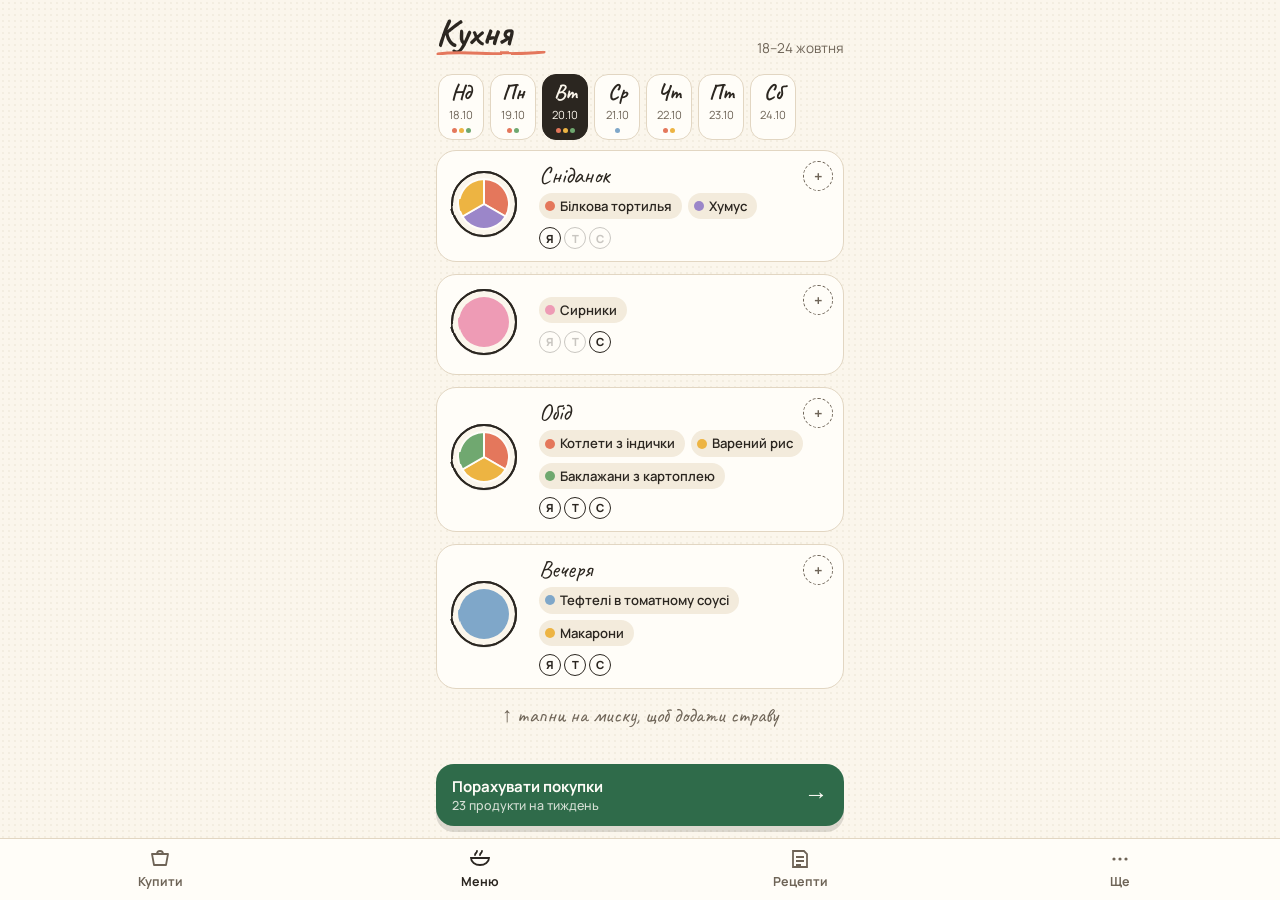
<file: mockup.html>
<!doctype html>
<html lang="uk">
<head>
<meta charset="utf-8">
<meta name="viewport" content="width=device-width,initial-scale=1,viewport-fit=cover">
<title>Кухня — макет</title>
<link href="https://fonts.googleapis.com/css2?family=Caveat:wght@600;700&family=Manrope:wght@400;500;600;700;800&display=swap" rel="stylesheet">
<style>
/* Sketchbook + bowl: warm paper, ink lines that wobble, food-group colours do the talking. */
:root{
  --paper:#FBF6EC; --paper-2:#F3EBDC; --card:#FFFDF8; --ink:#2B2620; --ink-soft:#6E6457; --line:#E2D6C2;
  --protein:#E4775B; --base:#EDB443; --veg:#6FA86F; --sauce:#9B86C9; --sweet:#EE9BB5; --dish:#7FA7C9;
  --accent:#2F6B4A; --accent-ink:#FFFDF8;
  --f-hand:"Caveat","Comic Sans MS",cursive; --f-body:"Manrope",system-ui,sans-serif;
}
@media (prefers-color-scheme:dark){:root{
  --paper:#1E1B17; --paper-2:#26221D; --card:#2A2621; --ink:#F2EADC; --ink-soft:#B4A895; --line:#3D372F;
  --accent:#8FCFA4; --accent-ink:#1E1B17;}}
*{box-sizing:border-box}
body{margin:0;background:var(--paper);color:var(--ink);font-family:var(--f-body);font-size:15px;line-height:1.4;
  background-image:radial-gradient(rgba(120,90,40,.06) 1px,transparent 1px);background-size:6px 6px}
.wrap{max-width:440px;margin:0 auto;padding:14px 16px 150px}
h1{font-family:var(--f-hand);font-size:2.4rem;margin:0;line-height:1}
.sub{color:var(--ink-soft);font-size:.85rem}
.top{display:flex;justify-content:space-between;align-items:end;margin-bottom:10px}
.underline{display:block;margin-top:-4px}
/* week strip */
.week{display:flex;gap:6px;overflow-x:auto;padding:6px 2px 10px}
.dayc{flex:none;width:46px;padding:6px 0;border-radius:14px;text-align:center;border:1.5px solid var(--line);background:var(--card)}
.dayc b{display:block;font-family:var(--f-hand);font-size:1.35rem;line-height:1}
.dayc span{font-size:.7rem;color:var(--ink-soft)}
.dayc.on{background:var(--ink);color:var(--paper);border-color:var(--ink)}
.dayc.on span{color:var(--paper)}
.dots{display:flex;gap:2px;justify-content:center;margin-top:4px}
.dots i{width:5px;height:5px;border-radius:50%}
/* meal rows */
.meal{display:grid;grid-template-columns:78px 1fr;gap:12px;align-items:center;background:var(--card);border:1.5px solid var(--line);border-radius:20px;padding:12px;margin-bottom:12px;position:relative}
.meal .lbl{font-family:var(--f-hand);font-size:1.5rem;line-height:1;margin-bottom:6px}
.chips{display:flex;flex-wrap:wrap;gap:6px}
.chip{display:inline-flex;align-items:center;gap:5px;padding:4px 10px 4px 6px;border-radius:99px;font-size:.82rem;font-weight:600;background:var(--paper-2)}
.chip .sw{width:10px;height:10px;border-radius:50%;flex:none}
.who{display:flex;gap:3px;margin-top:8px}
.av{width:22px;height:22px;border-radius:50%;display:grid;place-items:center;font-size:.7rem;font-weight:800;border:1.5px solid var(--ink);background:var(--card)}
.av.off{opacity:.25}
.add{position:absolute;right:10px;top:10px;width:30px;height:30px;border-radius:50%;border:1.5px dashed var(--ink-soft);display:grid;place-items:center;color:var(--ink-soft);font-weight:700}
.empty{color:var(--ink-soft);font-size:.85rem;font-style:italic}
/* sticky total */
.total{position:fixed;left:50%;transform:translateX(-50%);bottom:74px;width:min(408px,calc(100% - 32px));background:var(--accent);color:var(--accent-ink);border-radius:18px;padding:12px 16px;display:flex;justify-content:space-between;align-items:center;font-weight:700;box-shadow:0 6px 0 rgba(0,0,0,.12)}
.total small{display:block;font-weight:500;opacity:.8}
.cart{font-family:var(--f-hand);font-size:1.5rem}
nav{position:fixed;left:0;right:0;bottom:0;background:var(--card);border-top:1.5px solid var(--line);display:grid;grid-template-columns:repeat(4,1fr);max-width:100%}
nav div{text-align:center;padding:8px 0 10px;font-size:.78rem;font-weight:700;color:var(--ink-soft)}
nav div svg{display:block;margin:0 auto 2px}
nav .on{color:var(--ink)}
/* picker sheet */
.sheet{position:fixed;inset:auto 0 0 0;max-height:78vh;background:var(--card);border-radius:26px 26px 0 0;border-top:1.5px solid var(--line);padding:10px 16px 20px;box-shadow:0 -10px 30px rgba(0,0,0,.18);overflow:auto;z-index:5}
.grab{width:44px;height:5px;border-radius:9px;background:var(--line);margin:0 auto 8px}
.sheet h2{font-family:var(--f-hand);font-size:1.9rem;margin:0}
.groups{display:flex;gap:6px;overflow-x:auto;margin:8px 0 12px}
.g{flex:none;display:flex;align-items:center;gap:6px;padding:6px 12px 6px 8px;border-radius:99px;border:1.5px solid var(--line);font-weight:700;font-size:.85rem}
.g.on{border-color:var(--ink);background:var(--paper-2)}
.grid{display:grid;grid-template-columns:1fr 1fr;gap:10px}
.dish{border:1.5px solid var(--line);border-radius:18px;padding:10px;display:flex;flex-direction:column;gap:6px;background:var(--paper)}
.dish.sel{border-color:var(--ink);box-shadow:3px 3px 0 var(--ink)}
.dish .nm{font-weight:700;font-size:.88rem;line-height:1.2}
.dish .meta{font-size:.75rem;color:var(--ink-soft)}
.simple{border:1.5px dashed var(--ink-soft);border-radius:18px;padding:12px;display:flex;gap:10px;align-items:center;margin-top:12px;font-weight:700}
.simple span{font-weight:400;color:var(--ink-soft);font-size:.8rem;display:block}
.picked{margin-top:14px;padding-top:12px;border-top:1.5px dashed var(--line)}
.prow{display:flex;justify-content:space-between;align-items:center;padding:6px 0}
.done{margin-top:12px;width:100%;border:0;border-radius:16px;padding:14px;background:var(--ink);color:var(--paper);font:700 1rem var(--f-body)}
.scrim{position:fixed;inset:0;background:rgba(30,20,10,.35);z-index:4}
.cap{font-family:var(--f-hand);font-size:1.3rem;color:var(--ink-soft);text-align:center;margin:4px 0 0}
</style>
</head>
<body>
<!-- спільний «олівцевий» фільтр: лінії трохи тремтять, як намальовані -->
<svg width="0" height="0" style="position:absolute"><defs>
  <filter id="pencil"><feTurbulence type="fractalNoise" baseFrequency=".035" numOctaves="2" seed="3"/><feDisplacementMap in="SourceGraphic" scale="2.2"/></filter>
</defs></svg>

<div class="wrap">
  <div class="top">
    <div><h1>Кухня</h1>
      <svg class="underline" width="110" height="10" viewBox="0 0 110 10"><path d="M2 6 C 30 2, 60 9, 108 4" stroke="var(--protein)" stroke-width="3" fill="none" stroke-linecap="round" filter="url(#pencil)"/></svg>
    </div>
    <div class="sub">18–24 жовтня</div>
  </div>

  <div class="week" id="week"></div>

  <div id="meals"></div>
  <p class="cap">↑ тапни на миску, щоб додати страву</p>
</div>

<div class="total"><div>Порахувати покупки<small>23 продукти на тиждень</small></div><span class="cart">→</span></div>
<nav>
  <div><svg width="24" height="24" viewBox="0 0 24 24" filter="url(#pencil)"><path d="M4 7h16l-2 11H6z M9 7a3 3 0 0 1 6 0" stroke="currentColor" stroke-width="1.8" fill="none" stroke-linejoin="round"/></svg>Купити</div>
  <div class="on"><svg width="24" height="24" viewBox="0 0 24 24" filter="url(#pencil)"><path d="M3 11h18a9 7 0 0 1-18 0z M7 8c0-2 2-2 2-4 M12 8c0-2 2-2 2-4" stroke="currentColor" stroke-width="1.8" fill="none" stroke-linecap="round"/></svg>Меню</div>
  <div><svg width="24" height="24" viewBox="0 0 24 24" filter="url(#pencil)"><path d="M5 4h11l3 3v13H5z M8 10h8 M8 14h8 M8 18h5" stroke="currentColor" stroke-width="1.8" fill="none"/></svg>Рецепти</div>
  <div><svg width="24" height="24" viewBox="0 0 24 24" filter="url(#pencil)"><circle cx="6" cy="12" r="1.6" fill="currentColor"/><circle cx="12" cy="12" r="1.6" fill="currentColor"/><circle cx="18" cy="12" r="1.6" fill="currentColor"/></svg>Ще</div>
</nav>

<div class="scrim" id="scrim" hidden></div>
<div class="sheet" id="sheet" hidden>
  <div class="grab"></div>
  <h2>Обід, вівторок</h2>
  <div class="groups" id="groups"></div>
  <div class="grid" id="grid"></div>
  <div class="simple"><svg width="34" height="34" viewBox="0 0 40 40" filter="url(#pencil)"><circle cx="20" cy="20" r="16" fill="none" stroke="var(--ink)" stroke-width="2" stroke-dasharray="4 4"/><path d="M20 12v16M12 20h16" stroke="var(--ink)" stroke-width="2.4" stroke-linecap="round"/></svg>
    <div>Проста страва вручну<span>варений рис, гречка, салат з огірків — назва і грами на порцію</span></div></div>
  <div class="picked">
    <div class="prow"><span class="chip"><i class="sw" style="background:var(--protein)"></i>Котлети з індички</span><span class="who" style="margin:0"><span class="av">Я</span><span class="av">Т</span><span class="av">С</span></span></div>
    <div class="prow"><span class="chip"><i class="sw" style="background:var(--base)"></i>Варений рис · 70 г</span><span class="who" style="margin:0"><span class="av off">Я</span><span class="av">Т</span><span class="av">С</span></span></div>
    <div class="prow"><span class="chip"><i class="sw" style="background:var(--veg)"></i>Баклажани з картоплею</span><span class="who" style="margin:0"><span class="av">Я</span><span class="av off">Т</span><span class="av off">С</span></span></div>
    <button class="done">Готово · ще на завтра ↻</button>
  </div>
</div>

<script>
const G={protein:["Білок","var(--protein)"],base:["Основа","var(--base)"],veg:["Овочі","var(--veg)"],sauce:["Соус і зверху","var(--sauce)"],sweet:["Десерт","var(--sweet)"],dish:["Ціла страва","var(--dish)"]};
/* миска згори: сегменти за групами страв */
function bowl(parts,size=70){
  const r=size/2-6,c=size/2; let a=-90,h="";
  const tot=parts.length||1;
  parts.forEach(p=>{const s=360/tot,a1=a*Math.PI/180,a2=(a+s)*Math.PI/180,ri=r-4;
    const x1=c+ri*Math.cos(a1),y1=c+ri*Math.sin(a1),x2=c+ri*Math.cos(a2),y2=c+ri*Math.sin(a2);
    h+=tot===1?`<circle cx="${c}" cy="${c}" r="${ri}" fill="${G[p][1]}"/>`:`<path d="M${c} ${c}L${x1} ${y1}A${ri} ${ri} 0 ${s>180?1:0} 1 ${x2} ${y2}Z" fill="${G[p][1]}" stroke="var(--card)" stroke-width="2"/>`;a+=s;});
  return `<svg width="${size}" height="${size}" viewBox="0 0 ${size} ${size}" filter="url(#pencil)"><circle cx="${c}" cy="${c+2}" r="${r+3}" fill="rgba(0,0,0,.08)"/><circle cx="${c}" cy="${c}" r="${r+3}" fill="var(--paper)" stroke="var(--ink)" stroke-width="2"/>${parts.length?h:`<circle cx="${c}" cy="${c}" r="${r-4}" fill="none" stroke="var(--ink-soft)" stroke-dasharray="3 4"/>`}<circle cx="${c}" cy="${c}" r="${r+3}" fill="none" stroke="var(--ink)" stroke-width="2"/></svg>`;
}
const days=[["Нд","18",["protein","base","veg"]],["Пн","19",["protein","veg"]],["Вт","20",["protein","base","veg"]],["Ср","21",["dish"]],["Чт","22",["protein","base"]],["Пт","23",[]],["Сб","24",[]]];
week.innerHTML=days.map((d,i)=>`<div class="dayc${i===2?" on":""}"><b>${d[0]}</b><span>${d[1]}.10</span><div class="dots">${d[2].map(p=>`<i style="background:${G[p][1]}"></i>`).join("")}</div></div>`).join("");
const meals=[
  ["Сніданок",["protein","sauce","base"],[["Білкова тортилья","protein"],["Хумус","sauce"]],"Я",[1,0,0]],
  ["",["sweet"],[["Сирники","sweet"]],"",[0,0,1]],
  ["Обід",["protein","base","veg"],[["Котлети з індички","protein"],["Варений рис","base"],["Баклажани з картоплею","veg"]],"",[1,1,1]],
  ["Вечеря",["dish"],[["Тефтелі в томатному соусі","dish"],["Макарони","base"]],"",[1,1,1]],
];
document.getElementById("meals").innerHTML=meals.map(m=>`<div class="meal"><div>${bowl(m[1])}</div><div>${m[0]?`<div class="lbl">${m[0]}</div>`:""}<div class="chips">${m[2].map(c=>`<span class="chip"><i class="sw" style="background:${G[c[1]][1]}"></i>${c[0]}</span>`).join("")}</div><div class="who">${["Я","Т","С"].map((n,i)=>`<span class="av${m[4][i]?"":" off"}">${n}</span>`).join("")}</div></div><span class="add">+</span></div>`).join("");
groups.innerHTML=Object.entries(G).map(([k,v],i)=>`<span class="g${i===0?" on":""}">${bowl([k],22)}${v[0]}</span>`).join("");
const dishes=[["Котлети з індички","protein","на 5 порцій",1],["Котлети з тунця","protein","на 3 порції",0],["Курячі стегенця","protein","аерогриль",0],["Лосось","protein","аерогриль",0]];
grid.innerHTML=dishes.map(d=>`<div class="dish${d[3]?" sel":""}">${bowl([d[1]],40)}<div class="nm">${d[0]}</div><div class="meta">${d[2]}</div></div>`).join("");
if(location.hash==="#picker"){sheet.hidden=false;scrim.hidden=false;}
</script>
</body>
</html>
</file>
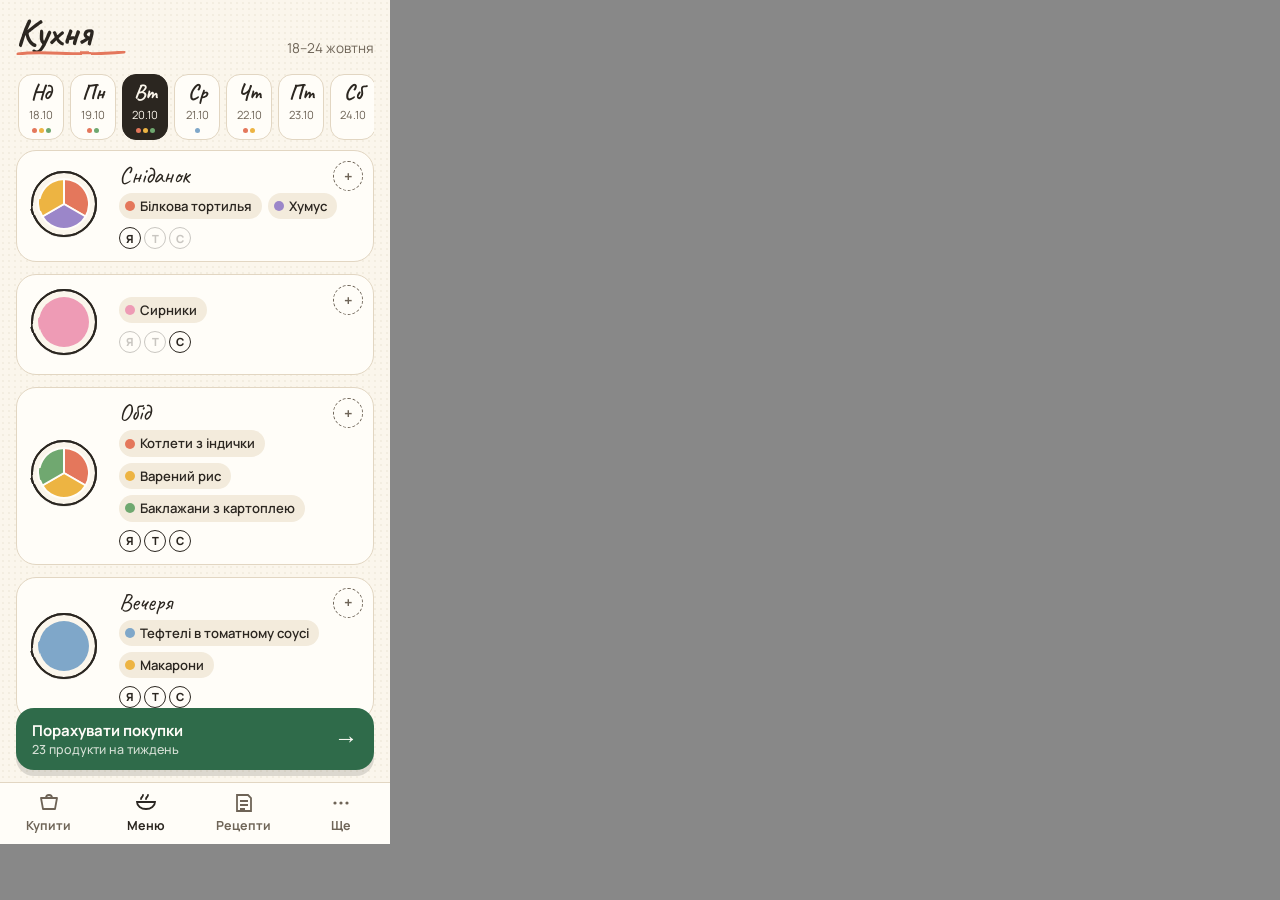
<file: mock_shots/frame.html>
<!doctype html>
<html><head><meta charset="utf-8"><style>html,body{margin:0;background:#888}iframe{border:0;width:390px;height:844px;display:block}</style></head>
<body><iframe id="f"></iframe><script>f.src="../mockup.html"+location.hash;</script></body></html>
</file>
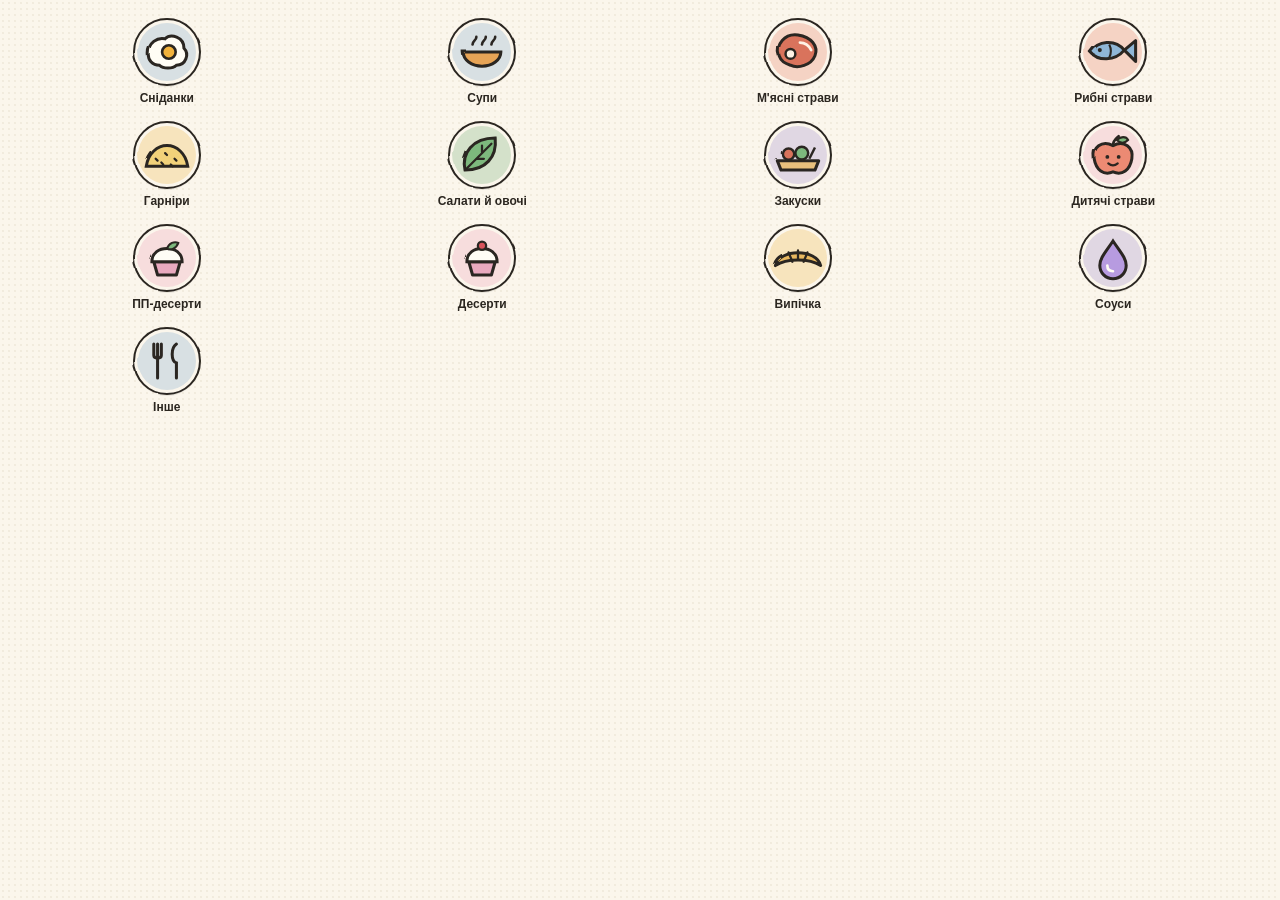
<file: mock_shots/icons.html>
<!doctype html><html><head><meta charset="utf-8"><link rel="stylesheet" href="../styles.css">
<style>body{padding:16px}.g{display:grid;grid-template-columns:repeat(4,1fr);gap:14px;text-align:center;font:600 12px Manrope,sans-serif}</style></head><body>
<svg width="0" height="0" style="position:absolute"><defs><filter id="pencil"><feTurbulence type="fractalNoise" baseFrequency=".035" numOctaves="2" seed="3"/><feDisplacementMap in="SourceGraphic" scale="2.2"/></filter></defs></svg>
<div class="g" id="g"></div>
<script src="../js/art.js"></script>
<script>
const G={"Сніданки":"dish","Супи":"dish","М'ясні страви":"protein","Рибні страви":"protein","Гарніри":"base","Салати й овочі":"veg","Закуски":"sauce","Дитячі страви":"sweet","ПП-десерти":"sweet","Десерти":"sweet","Випічка":"base","Соуси":"sauce","Інше":"dish"};
document.getElementById("g").innerHTML=Object.keys(Art.ICONS).map(c=>`<div>${Art.bowl({group:G[c]},c,72)}<div>${c}</div></div>`).join("");
</script></body></html>
</file>
<file: styles.css>
/* Sketchbook + bowl: warm paper, ink outlines that wobble a little, food-group colours do the talking.
   Layout: phone-first single column, fixed bottom tab bar. */
:root{
  --paper:#FBF6EC; --paper-2:#F3EBDC; --card:#FFFDF8; --ink:#2B2620; --ink-soft:#6E6457; --line:#E2D6C2;
  --protein:#E4775B; --base:#EDB443; --veg:#6FA86F; --sauce:#9B86C9; --sweet:#EE9BB5; --dish:#7FA7C9;
  --accent:#2F6B4A; --accent-ink:#FFFDF8; --mark:#B5701A; --mark-soft:#FBEBD0; --danger:#B3402E; --done:#A79C8C;
  --f-hand:"Caveat","Comic Sans MS",cursive; --f-body:"Manrope",system-ui,-apple-system,"Segoe UI",sans-serif;
  --r:18px; color-scheme:light;
}
@media (prefers-color-scheme:dark){:root{
  --paper:#1E1B17; --paper-2:#29251F; --card:#2A2621; --ink:#F2EADC; --ink-soft:#B4A895; --line:#3D372F;
  --accent:#8FCFA4; --accent-ink:#1E1B17; --mark:#EDB86A; --mark-soft:#3A2F1F; --danger:#E58A75; --done:#7A7062; color-scheme:dark}}
*{box-sizing:border-box}
html,body{margin:0;overflow-x:hidden}
body{background:var(--paper);color:var(--ink);font-family:var(--f-body);font-size:15.5px;line-height:1.42;-webkit-tap-highlight-color:transparent;
  background-image:radial-gradient(rgba(120,90,40,.07) 1px,transparent 1px);background-size:6px 6px}
[hidden]{display:none!important}
.wrap{max-width:560px;margin:0 auto;padding-left:max(16px,env(safe-area-inset-left,0px));padding-right:max(16px,env(safe-area-inset-right,0px));padding-block:calc(12px + env(safe-area-inset-top,0px)) calc(96px + env(safe-area-inset-bottom,0px))}
header.top{display:flex;align-items:flex-end;justify-content:space-between;gap:12px;padding-block:4px 10px}
h1{font-family:var(--f-hand);font-weight:700;font-size:2.4rem;line-height:1;margin:0}
.underline{display:block;margin-top:-2px}
.sub{color:var(--ink-soft);font-size:.85rem;margin:0;display:flex;align-items:center;gap:4px}
.sub button{border:0;background:none;color:var(--ink);font-size:1.3rem;width:32px;height:32px;border-radius:50%}
h2{font-family:var(--f-hand);font-weight:700;font-size:1.7rem;line-height:1.05;margin:0;text-wrap:balance}
h3{font-size:.76rem;text-transform:uppercase;letter-spacing:.08em;color:var(--ink-soft);margin:0;font-weight:800}
button,input,select,textarea{font:inherit;color:inherit}
button{cursor:pointer}
:focus-visible{outline:2px solid var(--accent);outline-offset:2px}
.btn{background:var(--ink);color:var(--paper);border:0;border-radius:14px;padding:10px 16px;font-weight:700;min-height:44px}
.btn.green{background:var(--accent);color:var(--accent-ink)}
.btn.ghost{background:transparent;color:var(--ink);border:1.5px solid var(--ink)}
.btn.small{min-height:36px;padding:6px 12px;font-size:.9rem}
.btn.wide{width:100%}
.btn.danger{background:transparent;color:var(--danger);border:1.5px solid var(--danger)}
.btn:disabled{opacity:.5;cursor:default}
input[type=text],input[type=url],input[type=search],input[type=number],select,textarea{background:var(--card);border:1.5px solid var(--line);border-radius:12px;padding:10px 12px;min-height:44px;width:100%}
textarea{min-height:96px;resize:vertical}
.stack{display:flex;flex-direction:column;gap:14px}
.group{display:flex;flex-direction:column;gap:6px}
.card{background:var(--card);border:1.5px solid var(--line);border-radius:var(--r);padding:14px}
.empty{color:var(--ink-soft);padding:18px 4px;text-align:center;font-style:italic}
.hint{color:var(--ink-soft);font-size:.85rem;margin:0}
.pill{font-size:.72rem;font-weight:700;color:var(--ink-soft);background:var(--paper-2);border-radius:99px;padding:2px 8px;white-space:nowrap}
.pill.amt{color:var(--mark);background:var(--mark-soft);font-size:.8rem}
a{color:var(--accent)}
hr{border:0;border-top:1.5px dashed var(--line);margin:4px 0}
.sw{width:10px;height:10px;border-radius:50%;flex:none;display:inline-block}
.g-protein{--g:var(--protein)} .g-base{--g:var(--base)} .g-veg{--g:var(--veg)} .g-sauce{--g:var(--sauce)} .g-sweet{--g:var(--sweet)} .g-dish{--g:var(--dish)}
.sw{background:var(--g,var(--line))}

/* shopping */
.add{display:flex;flex-direction:column;gap:8px;margin-bottom:12px}
.addrow{display:flex;gap:8px;flex-wrap:wrap;align-items:center}
.addrow select{flex:1 1 160px;width:auto}
.chk{display:flex;gap:6px;align-items:center;font-size:.9rem;color:var(--ink-soft);flex:1 1 180px}
.chk input{width:20px;height:20px;accent-color:var(--accent)}
.list{background:var(--card);border:1.5px solid var(--line);border-radius:var(--r);overflow:hidden}
.row{display:flex;align-items:center;gap:10px;padding:6px 8px 6px 4px;border-top:1.5px dashed var(--line);min-height:48px}
.row:first-child{border-top:0}
.tick{flex:none;width:44px;height:44px;border:0;background:transparent;display:grid;place-items:center}
.tick span{width:24px;height:24px;border-radius:8px;border:2px solid var(--ink);display:block}
.row.done .tick span{background:var(--accent);border-color:var(--accent);box-shadow:inset 0 0 0 4px var(--card)}
.row .nm{flex:1;min-width:0;overflow-wrap:anywhere}
.row.done .nm{text-decoration:line-through;color:var(--done)}
.x{flex:none;width:40px;height:40px;border:0;background:transparent;color:var(--ink-soft);font-size:1.3rem;border-radius:8px}
.secthead{display:flex;justify-content:space-between;align-items:center;gap:8px;margin-top:20px;margin-bottom:8px}
.secthead h2 .n{color:var(--protein)}
.chips{display:flex;flex-wrap:wrap;gap:8px}
.chip{border:1.5px solid var(--line);background:var(--card);border-radius:99px;padding:6px 12px;min-height:36px;display:inline-flex;align-items:center;gap:6px;font-size:.9rem}
.chip .plus{font-weight:800}
.chip.on{background:var(--ink);border-color:var(--ink);color:var(--paper)}
.chip.small{min-height:30px;padding:3px 10px;font-size:.8rem}

/* week strip */
.week{display:grid;grid-template-columns:repeat(7,1fr);gap:5px;padding:4px 0 12px}
.dayc{padding:6px 0 5px;border-radius:14px;text-align:center;border:1.5px solid var(--line);background:var(--card);min-width:0}
.dayc b{display:block;font-family:var(--f-hand);font-size:1.35rem;line-height:1}
.dayc span{font-size:.68rem;color:var(--ink-soft);font-variant-numeric:tabular-nums}
.dayc.on{background:var(--ink);color:var(--paper);border-color:var(--ink)}
.dayc.on span{color:var(--paper)}
.dayc.today:not(.on){border-color:var(--ink)}
.dots{display:flex;gap:2px;justify-content:center;margin-top:3px;min-height:5px}
.dots i{width:5px;height:5px;border-radius:50%;background:var(--g)}

/* day totals */
.totals{display:flex;flex-direction:column;gap:10px;margin-bottom:12px}
.totals .who{display:flex;gap:6px;align-items:center}
.macros{display:grid;grid-template-columns:repeat(4,1fr);gap:6px;text-align:center}
.macros div{background:var(--paper-2);border-radius:12px;padding:6px 2px}
.macros b{display:block;font-size:1.05rem;font-variant-numeric:tabular-nums}
.macros span{font-size:.7rem;color:var(--ink-soft);text-transform:uppercase;letter-spacing:.06em;font-weight:700}
.bar{height:8px;border-radius:9px;background:var(--paper-2);overflow:hidden}
.bar i{display:block;height:100%;background:var(--protein);border-radius:9px}

/* meals */
.meal{display:grid;grid-template-columns:72px 1fr auto;gap:12px;align-items:center;background:var(--card);border:1.5px solid var(--line);border-radius:22px;padding:12px;margin-bottom:12px;width:100%;text-align:left;color:var(--ink)}
.meal .lbl{font-family:var(--f-hand);font-size:1.55rem;line-height:1;margin-bottom:6px;display:block}
.meal .body{min-width:0;display:flex;flex-direction:column;gap:6px}
.dchip{display:inline-flex;align-items:center;gap:5px;padding:3px 10px 3px 7px;border-radius:14px;font-size:.82rem;font-weight:600;background:var(--paper-2);max-width:100%;line-height:1.25}
.dchip .t{min-width:0;overflow-wrap:anywhere}
.dchip.link{cursor:pointer;box-shadow:inset 0 0 0 1px var(--line)}
.dchip.link .t{text-decoration:underline;text-decoration-color:var(--ink-soft);text-underline-offset:2px}
.dchip .w{font-size:.68rem;font-weight:800;color:var(--ink-soft);letter-spacing:.04em}
.meal .nut{font-size:.75rem;color:var(--ink-soft);font-variant-numeric:tabular-nums}
.plusc{width:32px;height:32px;border-radius:50%;border:1.5px dashed var(--ink-soft);display:grid;place-items:center;color:var(--ink-soft);font-weight:800;align-self:start}
.calc{position:fixed;left:50%;transform:translateX(-50%);bottom:calc(72px + env(safe-area-inset-bottom,0px));width:min(528px,calc(100% - 32px));background:var(--accent);color:var(--accent-ink);border:0;border-radius:18px;padding:12px 16px;display:flex;justify-content:space-between;align-items:center;font-weight:800;text-align:left;box-shadow:0 5px 0 rgba(0,0,0,.14);z-index:9}
.calc small{display:block;font-weight:500;opacity:.85}
.calc .arr{font-family:var(--f-hand);font-size:1.7rem}
.note{background:var(--card);border:1.5px dashed var(--line);border-radius:var(--r);padding:12px 14px;font-size:.92rem;margin-top:8px}
details.note summary{font-weight:700;cursor:pointer}
details.note p{margin:8px 0 0}
.av{width:26px;height:26px;border-radius:50%;display:inline-grid;place-items:center;font-size:.72rem;font-weight:800;border:1.5px solid var(--ink);background:var(--card);color:var(--ink);padding:0}
.av.off{opacity:.28}
.av.big{width:34px;height:34px;font-size:.85rem}

/* recipes */
.rectools{display:flex;gap:8px;margin-bottom:10px}
.rectools input{flex:1}
.reclist{display:grid;grid-template-columns:1fr;gap:10px;margin-top:12px}
.rec{display:flex;gap:12px;align-items:center;background:var(--card);border:1.5px solid var(--line);border-radius:var(--r);padding:10px;text-align:left;width:100%;color:var(--ink)}
.rec .th{flex:none;width:60px;height:60px;display:block}
.rec .meta{min-width:0;display:flex;flex-direction:column;gap:4px}
.rec .t{font-weight:700;overflow-wrap:anywhere}
.rec .nut{font-size:.75rem;color:var(--ink-soft);font-variant-numeric:tabular-nums}
.tags{display:flex;gap:6px;flex-wrap:wrap}

/* sheets */
.sheet{position:fixed;inset:0;background:var(--paper);z-index:20;overflow-y:auto;
  background-image:radial-gradient(rgba(120,90,40,.07) 1px,transparent 1px);background-size:6px 6px}
.sheet .wrap{padding-bottom:calc(40px + env(safe-area-inset-bottom,0px))}
.shhead{position:sticky;top:0;background:var(--paper);display:flex;justify-content:space-between;align-items:center;gap:8px;padding-block:10px;z-index:2}
.shhead h2{min-width:0;font-size:1.6rem;text-align:right}
.bigimg{max-height:260px;border-radius:14px;border:1.5px solid var(--line);object-fit:contain;background:var(--card);max-width:100%}
.tip{background:var(--mark-soft);border-radius:14px;padding:10px 12px;font-size:.93rem}
.ing label{display:flex;gap:10px;align-items:center;padding:8px 0;border-top:1.5px dashed var(--line)}
.ing label:first-child{border-top:0}
.ing label>span{min-width:0;overflow-wrap:anywhere}
.ing input{width:22px;height:22px;accent-color:var(--accent);flex:none}
.ing .q{color:var(--mark);font-weight:700;font-variant-numeric:tabular-nums;white-space:nowrap}
.ing .src{color:var(--ink-soft);font-size:.8rem;display:block}
ol.steps{padding-left:1.3rem;margin:0;display:grid;gap:8px}
.fl{display:flex;flex-direction:column;gap:6px;font-weight:700;font-size:.92rem}
.fl .hint{font-weight:400}
.thumbs{display:flex;gap:8px;flex-wrap:wrap}
.thumbs div{position:relative}
.thumbs img{width:72px;height:72px;object-fit:cover;border-radius:10px;border:1.5px solid var(--line)}
.thumbs button{position:absolute;top:-6px;right:-6px;width:26px;height:26px;border-radius:50%;border:0;background:var(--ink);color:var(--paper);font-size:.9rem;line-height:1}
.parse{display:flex;gap:10px;align-items:center;flex-wrap:wrap}
.state{color:var(--ink-soft);font-size:.88rem}
.servings{display:flex;gap:10px;align-items:center;flex-wrap:wrap}
.stepper{display:inline-flex;align-items:center;border:1.5px solid var(--line);border-radius:12px;overflow:hidden;background:var(--card)}
.stepper button{width:40px;height:38px;border:0;background:transparent;font-size:1.2rem;font-weight:800}
.stepper span{min-width:2.4rem;text-align:center;font-variant-numeric:tabular-nums;font-weight:800}
.nutbox{display:grid;grid-template-columns:repeat(4,1fr);gap:6px;text-align:center}
.nutbox div{background:var(--paper-2);border-radius:12px;padding:8px 2px}
.nutbox b{display:block;font-variant-numeric:tabular-nums}
.nutbox span{font-size:.7rem;color:var(--ink-soft);text-transform:uppercase;font-weight:700;letter-spacing:.06em}

/* picker */
.groups{display:flex;gap:6px;overflow-x:auto;padding-bottom:4px;margin:4px 0 10px}
.gbtn{flex:none;display:flex;align-items:center;gap:6px;padding:6px 12px 6px 9px;border-radius:99px;border:1.5px solid var(--line);font-weight:700;font-size:.85rem;background:var(--card)}
.gbtn.on{border-color:var(--ink);background:var(--paper-2)}
.grid{display:grid;grid-template-columns:1fr 1fr;gap:10px}
.dish{border:1.5px solid var(--line);border-radius:18px;padding:10px;display:flex;flex-direction:column;gap:5px;background:var(--card);text-align:left;color:var(--ink);min-width:0}
.dish.sel{border-color:var(--ink);box-shadow:3px 3px 0 var(--ink)}
.dish .nm{font-weight:700;font-size:.88rem;line-height:1.2;overflow-wrap:anywhere}
.dish .nut{font-size:.72rem;color:var(--ink-soft);font-variant-numeric:tabular-nums}
.simplebtn{border:1.5px dashed var(--ink-soft);border-radius:18px;padding:12px;display:flex;gap:10px;align-items:center;margin-top:12px;font-weight:700;width:100%;background:transparent;text-align:left;color:var(--ink)}
.simplebtn span{font-weight:400;color:var(--ink-soft);font-size:.8rem;display:block}
.simpleform{border:1.5px solid var(--ink);border-radius:18px;padding:12px;margin-top:12px;display:flex;flex-direction:column;gap:8px;background:var(--card)}
.simpleform .r2{display:grid;grid-template-columns:1fr 1fr;gap:8px}
.picked{margin-top:14px;padding-top:12px;border-top:1.5px dashed var(--line);display:flex;flex-direction:column;gap:4px}
.prow{display:flex;justify-content:space-between;align-items:center;gap:8px;padding:4px 0}
.prow .dchip{min-width:0}
.prow .avs{display:flex;gap:4px;flex:none}
.pbtns{display:grid;grid-template-columns:1fr 1fr;gap:8px;margin-top:10px}

/* login */
.login{position:fixed;inset:0;z-index:50;background:var(--paper);display:grid;place-items:center;padding:24px}
.login-in{max-width:340px;width:100%;display:flex;flex-direction:column;gap:12px;text-align:center}
.login-in h1{font-size:3.2rem}
.login-err{color:var(--danger);font-weight:700}

/* settings */
.person{display:grid;grid-template-columns:1fr 5.5rem;gap:8px;align-items:center}

/* tabs */
nav.tabs{position:fixed;left:0;right:0;bottom:0;background:var(--card);border-top:1.5px solid var(--line);display:flex;justify-content:center;padding-bottom:env(safe-area-inset-bottom,0px);padding-left:env(safe-area-inset-left,0px);padding-right:env(safe-area-inset-right,0px);z-index:10}
nav.tabs .in{display:grid;grid-template-columns:repeat(6,1fr);width:100%;max-width:560px}
nav.tabs button{border:0;background:transparent;padding:8px 4px 10px;min-height:58px;font-weight:700;color:var(--ink-soft);display:flex;flex-direction:column;align-items:center;gap:1px;font-size:.64rem;position:relative;min-width:0}
nav.tabs button svg{display:block}
nav.tabs button .c{position:absolute;top:4px;left:calc(50% + 8px);font-size:.66rem;font-weight:800;background:var(--protein);color:#fff;border-radius:99px;padding:0 5px;min-width:16px;line-height:16px}
nav.tabs button .c:empty{display:none}
nav.tabs button[aria-selected=true]{color:var(--ink)}
.toast{position:fixed;left:50%;transform:translateX(-50%);bottom:calc(140px + env(safe-area-inset-bottom,0px));background:var(--ink);color:var(--paper);padding:10px 16px;border-radius:12px;z-index:30;max-width:min(90vw,480px);font-size:.92rem;text-align:center}
@media (prefers-reduced-motion:no-preference){.row,.chip,.tick span,.dish{transition:background .15s,border-color .15s,color .15s,box-shadow .15s}}

/* prep */
.ptask .src{display:block;color:var(--ink-soft);font-size:.78rem;font-weight:500}
.ptask .avs{display:flex;gap:4px;flex:none}
.row.ptask{align-items:flex-start;padding-block:8px}
.row.ptask .tick{margin-top:-6px}
.pcount{font-style:normal;font-size:.66rem;font-weight:800;color:var(--protein);line-height:1}
.dayc.on .pcount{color:var(--paper)}

/* recipe art */
.hero{display:flex;justify-content:center;margin:-4px 0 2px}
.photorow{display:flex;gap:14px;align-items:center}
.cropper{position:fixed;inset:0;z-index:60;background:rgba(20,15,10,.6);display:grid;place-items:center;padding:16px}
.crop-in{background:var(--paper);border-radius:22px;padding:16px;width:min(420px,100%);display:flex;flex-direction:column;gap:12px}
.crop-stage{position:relative;width:100%;aspect-ratio:1/1;max-width:100%;touch-action:none}
.crop-stage canvas{width:100%;height:100%;border-radius:14px;display:block;touch-action:none;cursor:grab;background:#222}
.crop-in input[type=range]{width:100%;accent-color:var(--accent)}

.timeline{text-align:center;margin:-6px 0 0;color:var(--ink-soft);font-size:.92rem}

/* мій день */
.eatrow{flex-wrap:wrap;padding:8px 10px}
.eatrow .nm{flex:1 1 140px}
.eatrow .fx{display:flex;gap:4px;flex-wrap:wrap}
.eatrow .fx .chip{min-width:34px;justify-content:center}
.eatrow .src{display:block;color:var(--ink-soft);font-size:.78rem}
.totals [data-eat]{align-self:flex-start}

/* Я: мій раціон */
.medate{display:flex;align-items:center;justify-content:space-between;gap:8px;margin:2px 0 10px}
.medate b{font-size:1.05rem}
.medate button{border:1.5px solid var(--line);background:var(--card);border-radius:12px;min-width:44px;min-height:40px;font-size:1.2rem;color:var(--ink)}
.medate button:disabled{opacity:.35}
.merings{display:grid;grid-template-columns:auto auto 1fr;gap:10px;align-items:center}
.ring{position:relative;display:grid;justify-items:center;width:84px}
.ring b{position:absolute;top:24px;font-size:1.05rem;font-variant-numeric:tabular-nums}
.ring span{font-size:.68rem;color:var(--ink-soft);font-weight:700;text-align:center}
.mesm{display:grid;gap:4px}
.mesm div{display:flex;justify-content:space-between;gap:6px;background:var(--paper-2);border-radius:10px;padding:4px 8px;font-size:.82rem}
.mesm span{color:var(--ink-soft)}
.meadd{margin-top:12px;gap:10px}
.meadd h3{margin:0}
.meq{display:flex;gap:8px}
.meq input{flex:1;min-width:0}
.mecam{display:inline-flex;align-items:center;justify-content:center;min-width:48px;cursor:pointer}
.meest{background:var(--paper-2);border-radius:12px;padding:10px;display:grid;gap:8px}
.meest .src{display:block;font-size:.8rem;color:var(--ink-soft)}
.meest select{flex:1;min-width:0}
.group h3 small{font-weight:600;color:var(--ink-soft);font-size:.75rem;margin-left:6px}
#meBox .group{margin-top:12px}
#meBox > .btn.wide{margin-top:12px}
#meBox > .card:last-child{margin-top:12px}
.mewk{display:grid;grid-template-columns:repeat(7,1fr);gap:6px;height:110px}
.mewk button{position:relative;border:0;background:var(--paper-2);border-radius:10px;display:flex;flex-direction:column;justify-content:flex-end;padding:0 0 18px;overflow:hidden;color:var(--ink-soft);font-size:.68rem;font-weight:700}
.mewk button.on{outline:2px solid var(--ink)}
.mewk i{display:block;background:var(--protein);border-radius:8px 8px 0 0;opacity:.85;max-height:100%}
.mewk u{position:absolute;left:0;right:0;border-top:1.5px dashed var(--ink);text-decoration:none;margin-bottom:18px}
.mewk span{position:absolute;bottom:2px;left:0;right:0;text-align:center}
.mealacts{display:flex;gap:6px;flex-wrap:wrap;margin-top:6px}
.mealacts:empty{display:none}
.eatrow.skip .nm{text-decoration:line-through;color:var(--ink-soft)}
.eatrow.skip .src{text-decoration:none}
#meBox .group .meadd{margin-top:8px}
.eatrow.tap{cursor:pointer}
.eatrow .pen{color:var(--ink-soft);font-size:.9rem;padding-left:8px}
.eatrow.open{background:var(--paper-2)}
.eatrow .por{color:var(--protein)}
.poredit{padding:8px 12px 12px;display:grid;gap:8px;background:var(--paper-2);border-top:1px dashed var(--line)}
.poredit .meq{align-items:center}
.poredit input{max-width:110px}
.poredit .hint{flex:1;font-size:.75rem}
.leftbar{display:grid;gap:8px;padding:12px}
.leftbar .row2{display:flex;gap:8px}
.leftbar select{flex:1;min-width:0}
.heart{font-size:1.15rem;min-width:44px}
.heart.on{color:var(--protein)}
.mprow{display:grid;grid-template-columns:76px 1fr;gap:8px;padding:4px 0;border-top:1px dashed var(--line);font-size:.86rem}
.mprow:first-of-type{border-top:0}
.mprow small{color:var(--ink-soft);font-weight:800}
#planMake{margin-bottom:10px}
.mebig{display:grid;justify-items:center;gap:2px;padding:18px 12px;border:2px dashed var(--line);border-radius:16px;cursor:pointer;font-size:1.6rem;background:var(--paper-2)}
.mebig b{font-size:1rem}
.mebig span{font-size:.78rem;color:var(--ink-soft)}
.methumbs{display:flex;gap:6px;align-items:center;flex-wrap:wrap}
.methumbs img{width:64px;height:64px;object-fit:cover;border-radius:10px}
.linkb{border:0;background:none;padding:0;color:var(--ink);text-decoration:underline;font:inherit;cursor:pointer}
.estrow{display:grid;grid-template-columns:1fr 70px auto auto;gap:6px;align-items:center}
.estrow .nm{min-width:0;overflow-wrap:anywhere;font-weight:600;font-size:.88rem}
.estrow .src{display:block;font-weight:400;font-size:.75rem;color:var(--ink-soft)}
.estrow input{min-height:38px;padding:6px 8px}
.esttot{border-top:1px dashed var(--line);padding-top:6px;font-size:.9rem}
.eatrow .eimg{width:44px;height:44px;object-fit:cover;border-radius:10px;margin-right:8px;flex:none}
.leftbar .whorow{display:flex;align-items:center;gap:8px}
.leftbar .whorow .hint{flex:1}
.ing .sk{font-size:.78rem;color:var(--ink-soft);font-style:italic}
.ing .orig{display:block;font-size:.72rem;color:var(--ink-soft)}
.swapnote{font-size:.82rem;background:var(--paper-2);border-radius:10px;padding:6px 10px;margin:0 0 6px}
.bhead{display:flex;align-items:center;justify-content:space-between;gap:8px}
.meadd .pbtns{margin-top:0}
.meadd .pbtns input,.meadd .pbtns select{min-width:0}
.row .hb{border:0;background:none;font-size:1.05rem;min-width:40px;min-height:40px;cursor:pointer;opacity:.8}
.chip.st{padding-right:4px;gap:2px}
.chip.st button{border:0;background:var(--paper-2);border-radius:99px;min-width:34px;min-height:30px;margin-left:4px;cursor:pointer;font-size:.95rem}
.rcbtn{text-align:center;margin:6px 0 4px}
.rc{margin-top:8px;display:grid;gap:8px}
.rc h3{margin:0}
button.pill.amt{border:0;cursor:pointer;font:inherit;font-size:.8rem;font-weight:700;min-height:32px;padding:4px 10px}
button.pill.amt.empty{background:none;color:var(--ink-soft);font-weight:600}
</file>
